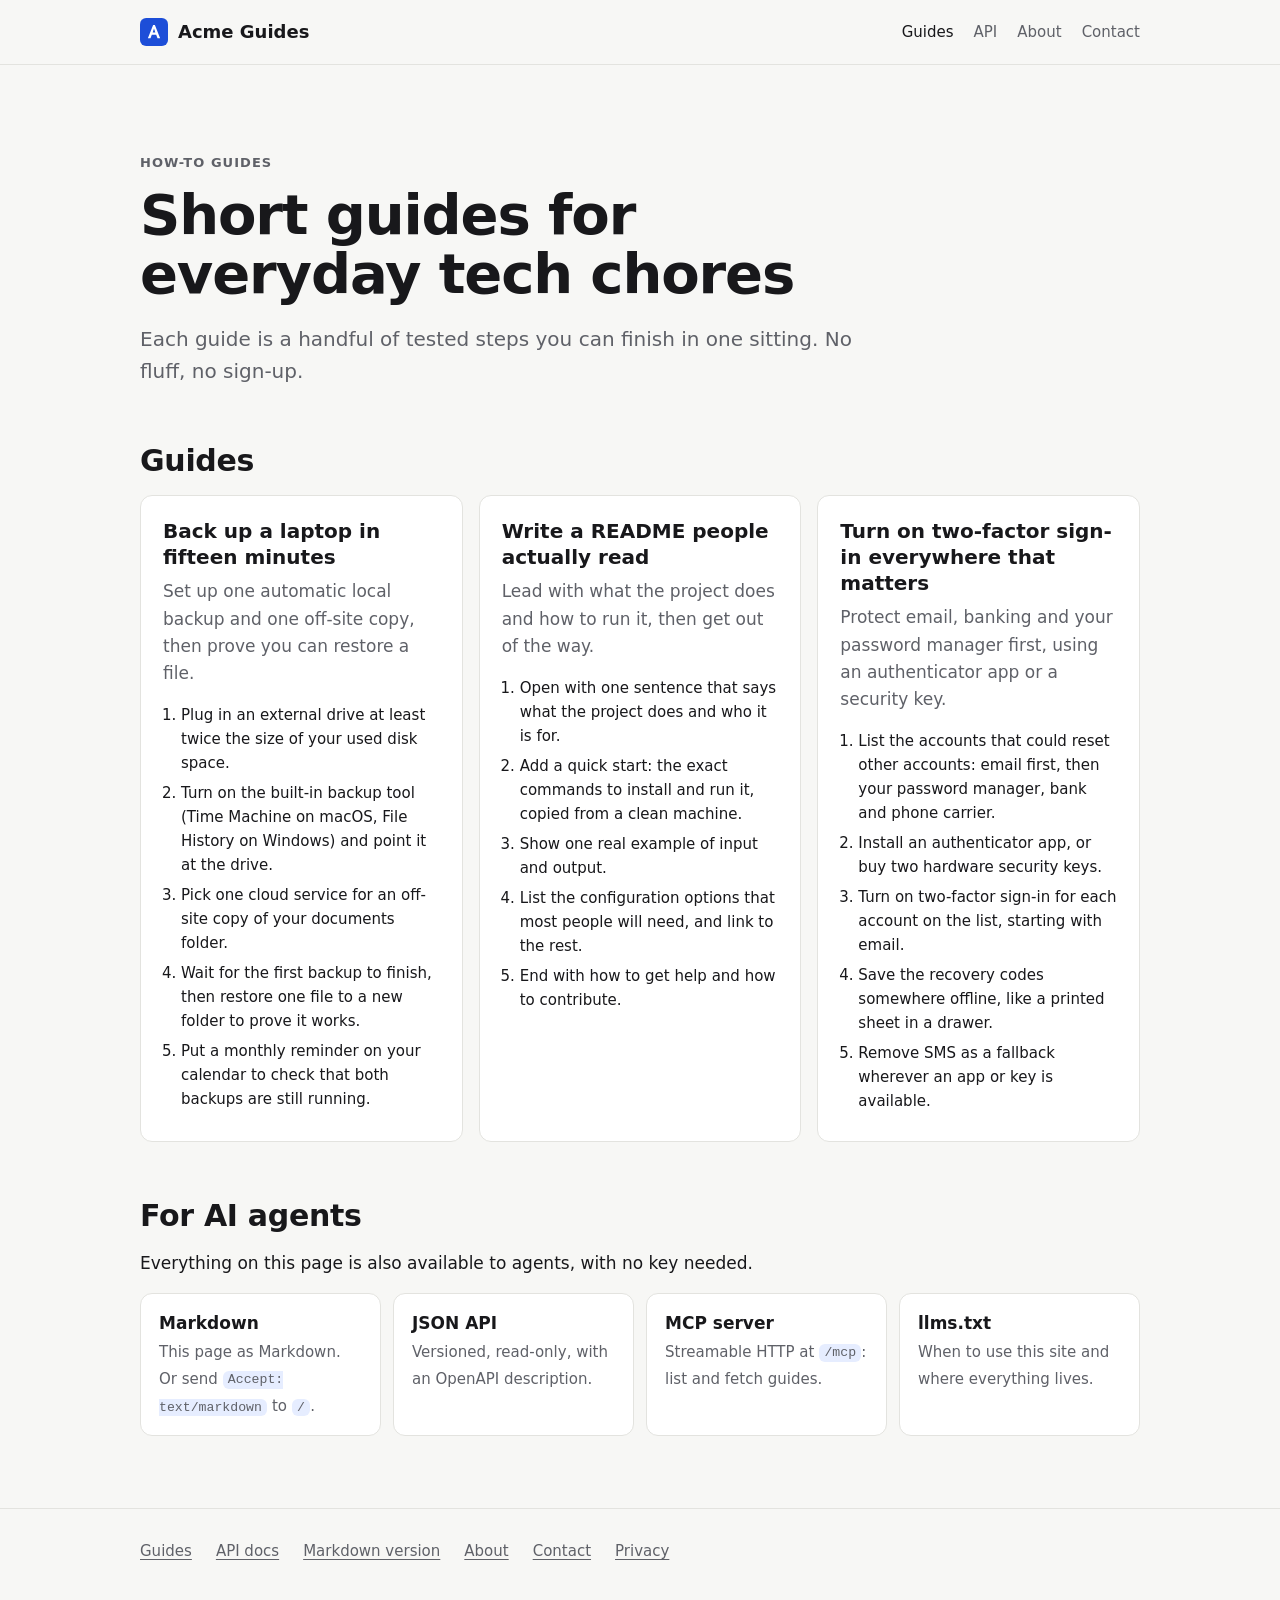
<file: index.html>
<!doctype html>
<html lang="en">
<head>
<meta charset="utf-8">
<meta name="viewport" content="width=device-width, initial-scale=1, viewport-fit=cover">
<title>Acme Guides | Practical how-to guides</title>
<meta name="description" content="Short, tested how-to guides for everyday tech chores: laptop backups, useful READMEs and two-factor sign-in.">
<link rel="canonical" href="https://acme-guides.example/">
<link rel="icon" href="/favicon.svg" type="image/svg+xml">
<meta property="og:type" content="website">
<meta property="og:site_name" content="Acme Guides">
<meta property="og:title" content="Acme Guides | Practical how-to guides">
<meta property="og:description" content="Short, tested how-to guides for everyday tech chores: laptop backups, useful READMEs and two-factor sign-in.">
<meta property="og:url" content="https://acme-guides.example/">
<meta property="og:image" content="https://acme-guides.example/og.png">
<meta property="og:image:width" content="1200">
<meta property="og:image:height" content="630">
<meta property="og:image:alt" content="Acme Guides">
<meta name="twitter:card" content="summary_large_image">
<meta name="twitter:image" content="https://acme-guides.example/og.png">
<meta name="theme-color" content="#f7f7f5" media="(prefers-color-scheme: light)">
<meta name="theme-color" content="#111113" media="(prefers-color-scheme: dark)">
<link rel="alternate" type="text/markdown" href="/index.md" title="Markdown version">
<link rel="ai-catalog" href="/.well-known/ai-catalog.json">
<link rel="sitemap" type="application/xml" href="/sitemap.xml">
<link rel="stylesheet" href="/styles.css">
<script type="application/ld+json">
{
 "@context": "https://schema.org",
 "@graph": [
  {
   "@type": "WebSite",
   "@id": "https://acme-guides.example/#website",
   "name": "Acme Guides",
   "url": "https://acme-guides.example/",
   "inLanguage": "en",
   "description": "A small library of practical how-to guides: short, tested steps for everyday tech chores.",
   "publisher": {
    "@id": "https://acme-guides.example/#org"
   }
  },
  {
   "@type": "Organization",
   "@id": "https://acme-guides.example/#org",
   "name": "Acme Guides",
   "url": "https://acme-guides.example/",
   "logo": "https://acme-guides.example/favicon.svg",
   "description": "Publishes short, tested how-to guides for everyday tech chores.",
   "email": "hello@acme-guides.example",
   "contactPoint": {
    "@type": "ContactPoint",
    "contactType": "customer support",
    "email": "hello@acme-guides.example",
    "url": "https://acme-guides.example/contact",
    "availableLanguage": "English"
   },
   "address": {
    "@type": "PostalAddress",
    "streetAddress": "123 Example Street",
    "addressLocality": "Springfield",
    "addressRegion": "OR",
    "postalCode": "97477",
    "addressCountry": "US"
   }
  },
  {
   "@type": "Article",
   "@id": "https://acme-guides.example/#guides",
   "headline": "Acme Guides: practical how-to guides",
   "description": "Short, tested steps for backups, READMEs and two-factor sign-in.",
   "url": "https://acme-guides.example/",
   "inLanguage": "en",
   "isPartOf": {
    "@id": "https://acme-guides.example/#website"
   },
   "publisher": {
    "@id": "https://acme-guides.example/#org"
   },
   "encoding": {
    "@type": "MediaObject",
    "encodingFormat": "text/markdown",
    "contentUrl": "https://acme-guides.example/index.md"
   }
  },
  {
   "@type": "ItemList",
   "@id": "https://acme-guides.example/#list",
   "name": "Guides",
   "itemListElement": [
    {
     "@type": "ListItem",
     "position": 1,
     "name": "Back up a laptop in fifteen minutes",
     "url": "https://acme-guides.example/#laptop-backup"
    },
    {
     "@type": "ListItem",
     "position": 2,
     "name": "Write a README people actually read",
     "url": "https://acme-guides.example/#useful-readme"
    },
    {
     "@type": "ListItem",
     "position": 3,
     "name": "Turn on two-factor sign-in everywhere that matters",
     "url": "https://acme-guides.example/#two-factor"
    }
   ]
  },
  {
   "@type": "WebAPI",
   "@id": "https://acme-guides.example/#api",
   "name": "Acme Guides API",
   "description": "Read-only JSON API. No authentication.",
   "documentation": "https://acme-guides.example/docs/api",
   "url": "https://acme-guides.example/api/v1",
   "isAccessibleForFree": true
  }
 ]
}
</script>
</head>
<body>
<header class="top"><div class="wrap">
<a class="brand" href="/"><img src="/favicon.svg" alt="" width="28" height="28">Acme Guides</a>
<nav aria-label="Site"><a href="/" aria-current="page">Guides</a><a href="/docs/api">API</a><a href="/about">About</a><a href="/contact">Contact</a></nav>
</div></header>
<main><div class="wrap">
<p class="eyebrow">How-to guides</p>
<h1>Short guides for everyday tech chores</h1>
<p class="lede">Each guide is a handful of tested steps you can finish in one sitting. No fluff, no sign-up.</p>

<h2>Guides</h2>
<ul class="guides">
<li class="guide" id="laptop-backup" data-slug="laptop-backup">
<h3>Back up a laptop in fifteen minutes</h3>
<p>Set up one automatic local backup and one off-site copy, then prove you can restore a file.</p>
<ol><li>Plug in an external drive at least twice the size of your used disk space.</li><li>Turn on the built-in backup tool (Time Machine on macOS, File History on Windows) and point it at the drive.</li><li>Pick one cloud service for an off-site copy of your documents folder.</li><li>Wait for the first backup to finish, then restore one file to a new folder to prove it works.</li><li>Put a monthly reminder on your calendar to check that both backups are still running.</li></ol>
</li>
<li class="guide" id="useful-readme" data-slug="useful-readme">
<h3>Write a README people actually read</h3>
<p>Lead with what the project does and how to run it, then get out of the way.</p>
<ol><li>Open with one sentence that says what the project does and who it is for.</li><li>Add a quick start: the exact commands to install and run it, copied from a clean machine.</li><li>Show one real example of input and output.</li><li>List the configuration options that most people will need, and link to the rest.</li><li>End with how to get help and how to contribute.</li></ol>
</li>
<li class="guide" id="two-factor" data-slug="two-factor">
<h3>Turn on two-factor sign-in everywhere that matters</h3>
<p>Protect email, banking and your password manager first, using an authenticator app or a security key.</p>
<ol><li>List the accounts that could reset other accounts: email first, then your password manager, bank and phone carrier.</li><li>Install an authenticator app, or buy two hardware security keys.</li><li>Turn on two-factor sign-in for each account on the list, starting with email.</li><li>Save the recovery codes somewhere offline, like a printed sheet in a drawer.</li><li>Remove SMS as a fallback wherever an app or key is available.</li></ol>
</li>
</ul>

<h2 id="agents">For AI agents</h2>
<p>Everything on this page is also available to agents, with no key needed.</p>
<ul class="agents">
<li><a href="/index.md"><strong>Markdown</strong><span>This page as Markdown. Or send <code>Accept: text/markdown</code> to <code>/</code>.</span></a></li>
<li><a href="/docs/api"><strong>JSON API</strong><span>Versioned, read-only, with an OpenAPI description.</span></a></li>
<li><a href="/.well-known/mcp/server-card.json"><strong>MCP server</strong><span>Streamable HTTP at <code>/mcp</code>: list and fetch guides.</span></a></li>
<li><a href="/llms.txt"><strong>llms.txt</strong><span>When to use this site and where everything lives.</span></a></li>
</ul>
</div></main>
<footer><div class="wrap">
<a href="/">Guides</a>
<a href="/docs/api">API docs</a>
<a href="/index.md">Markdown version</a>
<a href="/about">About</a>
<a href="/contact">Contact</a>
<a href="/privacy">Privacy</a>
</div></footer>
<script>
// WebMCP: expose this page's guides to in-browser AI agents.
(function () {
  var mc = document.modelContext || navigator.modelContext;
  if (!mc || typeof mc.registerTool !== "function") return;
  var reg = function (tool) {
    try { var p = mc.registerTool(tool); if (p && typeof p.catch === "function") p.catch(function () {}); } catch (e) {}
  };
  var reply = function (text) { return { content: [{ type: "text", text: text }] }; };
  var read = function (el) {
    var steps = [];
    el.querySelectorAll("ol li").forEach(function (li, i) { steps.push((i + 1) + ". " + li.textContent); });
    return "# " + el.querySelector("h3").textContent + "\n\n" + el.querySelector("p").textContent + "\n\n" + steps.join("\n");
  };
  reg({
    name: "list_guides",
    description: "List the how-to guides on this page with their slugs and summaries.",
    inputSchema: { type: "object", properties: {} },
    annotations: { readOnlyHint: true },
    execute: function () {
      var out = [];
      document.querySelectorAll(".guide").forEach(function (g) {
        out.push(g.dataset.slug + ": " + g.querySelector("h3").textContent + ". " + g.querySelector("p").textContent);
      });
      return reply(out.join("\n"));
    }
  });
  reg({
    name: "get_guide",
    description: "Get one guide from this page by slug, with its steps.",
    inputSchema: { type: "object", properties: { slug: { type: "string", description: "The guide's slug, from list_guides." } }, required: ["slug"] },
    annotations: { readOnlyHint: true },
    execute: function (args) {
      var el = document.querySelector('.guide[data-slug="' + String((args && args.slug) || "").replace(/["\\]/g, "") + '"]');
      return reply(el ? read(el) : "No guide with that slug. Call list_guides first.");
    }
  });
})();
</script>
</body>
</html>
</file>
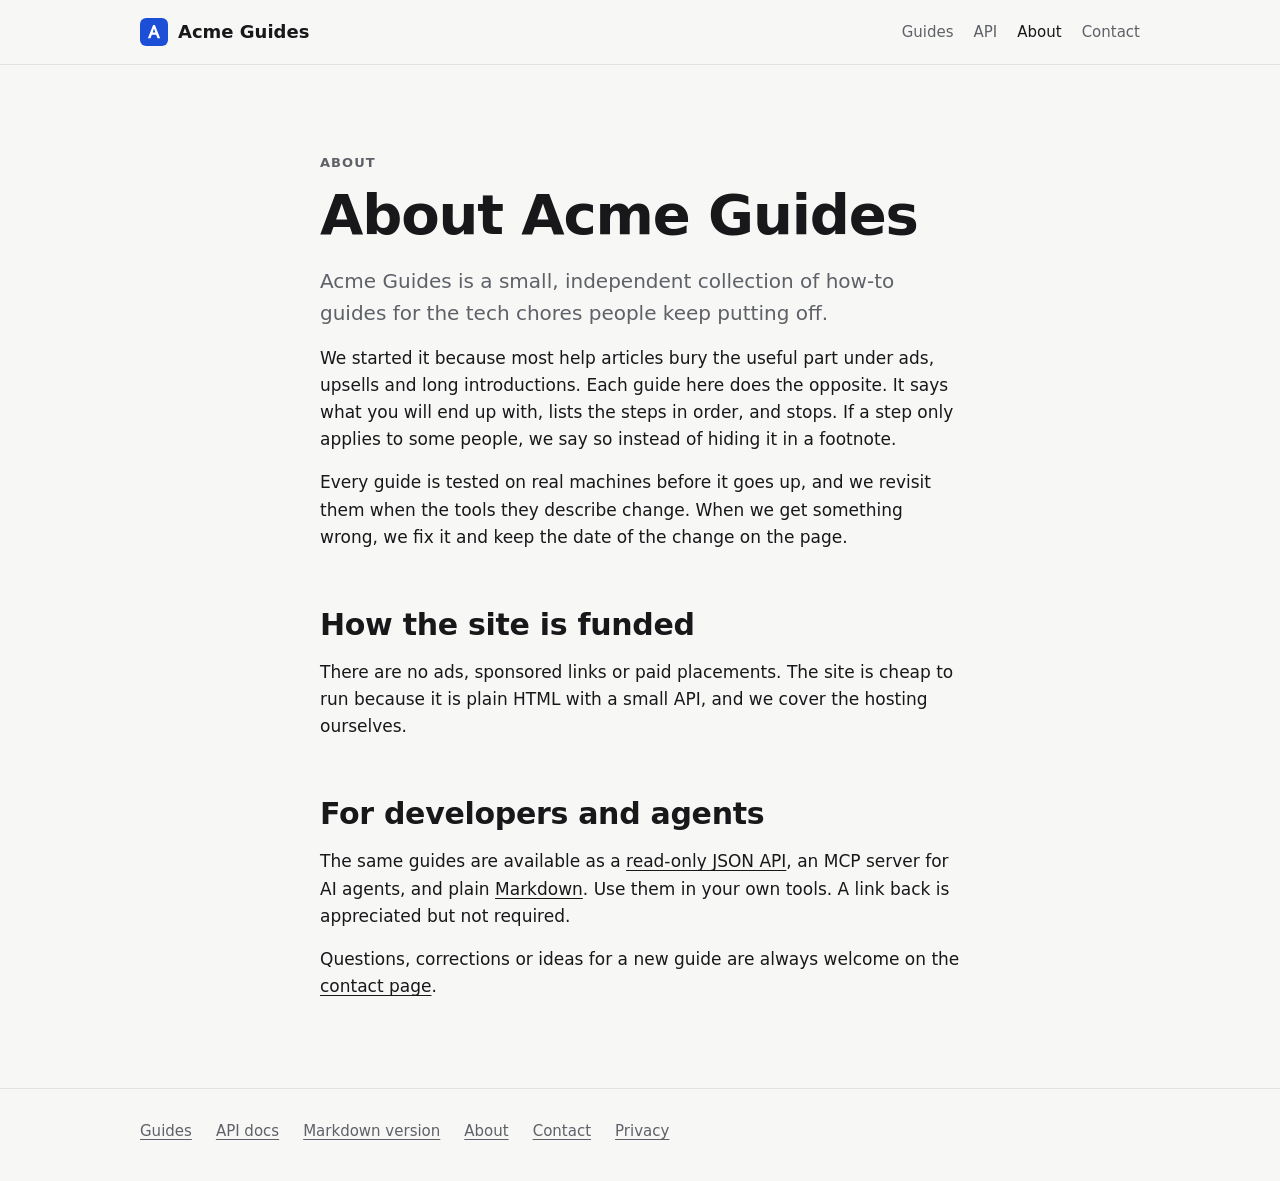
<file: about.html>
<!doctype html>
<html lang="en">
<head>
<meta charset="utf-8">
<meta name="viewport" content="width=device-width, initial-scale=1, viewport-fit=cover">
<title>About | Acme Guides</title>
<meta name="description" content="Who runs Acme Guides, how the guides are written, and how the site stays free.">
<link rel="canonical" href="https://acme-guides.example/about">
<link rel="icon" href="/favicon.svg" type="image/svg+xml">
<meta property="og:type" content="website">
<meta property="og:site_name" content="Acme Guides">
<meta property="og:title" content="About | Acme Guides">
<meta property="og:description" content="Who runs Acme Guides, how the guides are written, and how the site stays free.">
<meta property="og:url" content="https://acme-guides.example/about">
<meta property="og:image" content="https://acme-guides.example/og.png">
<meta property="og:image:width" content="1200">
<meta property="og:image:height" content="630">
<meta property="og:image:alt" content="Acme Guides">
<meta name="twitter:card" content="summary_large_image">
<meta name="twitter:image" content="https://acme-guides.example/og.png">
<meta name="theme-color" content="#f7f7f5" media="(prefers-color-scheme: light)">
<meta name="theme-color" content="#111113" media="(prefers-color-scheme: dark)">
<link rel="stylesheet" href="/styles.css">
<script type="application/ld+json">
{
 "@context": "https://schema.org",
 "@type": "AboutPage",
 "name": "About Acme Guides",
 "url": "https://acme-guides.example/about",
 "isPartOf": {
  "@id": "https://acme-guides.example/#website"
 },
 "publisher": {
  "@id": "https://acme-guides.example/#org"
 }
}
</script>
</head>
<body>
<header class="top"><div class="wrap">
<a class="brand" href="/"><img src="/favicon.svg" alt="" width="28" height="28">Acme Guides</a>
<nav aria-label="Site"><a href="/">Guides</a><a href="/docs/api">API</a><a href="/about" aria-current="page">About</a><a href="/contact">Contact</a></nav>
</div></header>
<main><div class="wrap narrow">
<p class="eyebrow">About</p>
<h1>About Acme Guides</h1>
<p class="lede">Acme Guides is a small, independent collection of how-to guides for the tech chores people keep putting off.</p>
<p>We started it because most help articles bury the useful part under ads, upsells and long introductions. Each guide here does the opposite. It says what you will end up with, lists the steps in order, and stops. If a step only applies to some people, we say so instead of hiding it in a footnote.</p>
<p>Every guide is tested on real machines before it goes up, and we revisit them when the tools they describe change. When we get something wrong, we fix it and keep the date of the change on the page.</p>
<h2>How the site is funded</h2>
<p>There are no ads, sponsored links or paid placements. The site is cheap to run because it is plain HTML with a small API, and we cover the hosting ourselves.</p>
<h2>For developers and agents</h2>
<p>The same guides are available as a <a href="/docs/api">read-only JSON API</a>, an MCP server for AI agents, and plain <a href="/index.md">Markdown</a>. Use them in your own tools. A link back is appreciated but not required.</p>
<p>Questions, corrections or ideas for a new guide are always welcome on the <a href="/contact">contact page</a>.</p>
</div></main>
<footer><div class="wrap">
<a href="/">Guides</a>
<a href="/docs/api">API docs</a>
<a href="/index.md">Markdown version</a>
<a href="/about">About</a>
<a href="/contact">Contact</a>
<a href="/privacy">Privacy</a>
</div></footer>
</body>
</html>
</file>
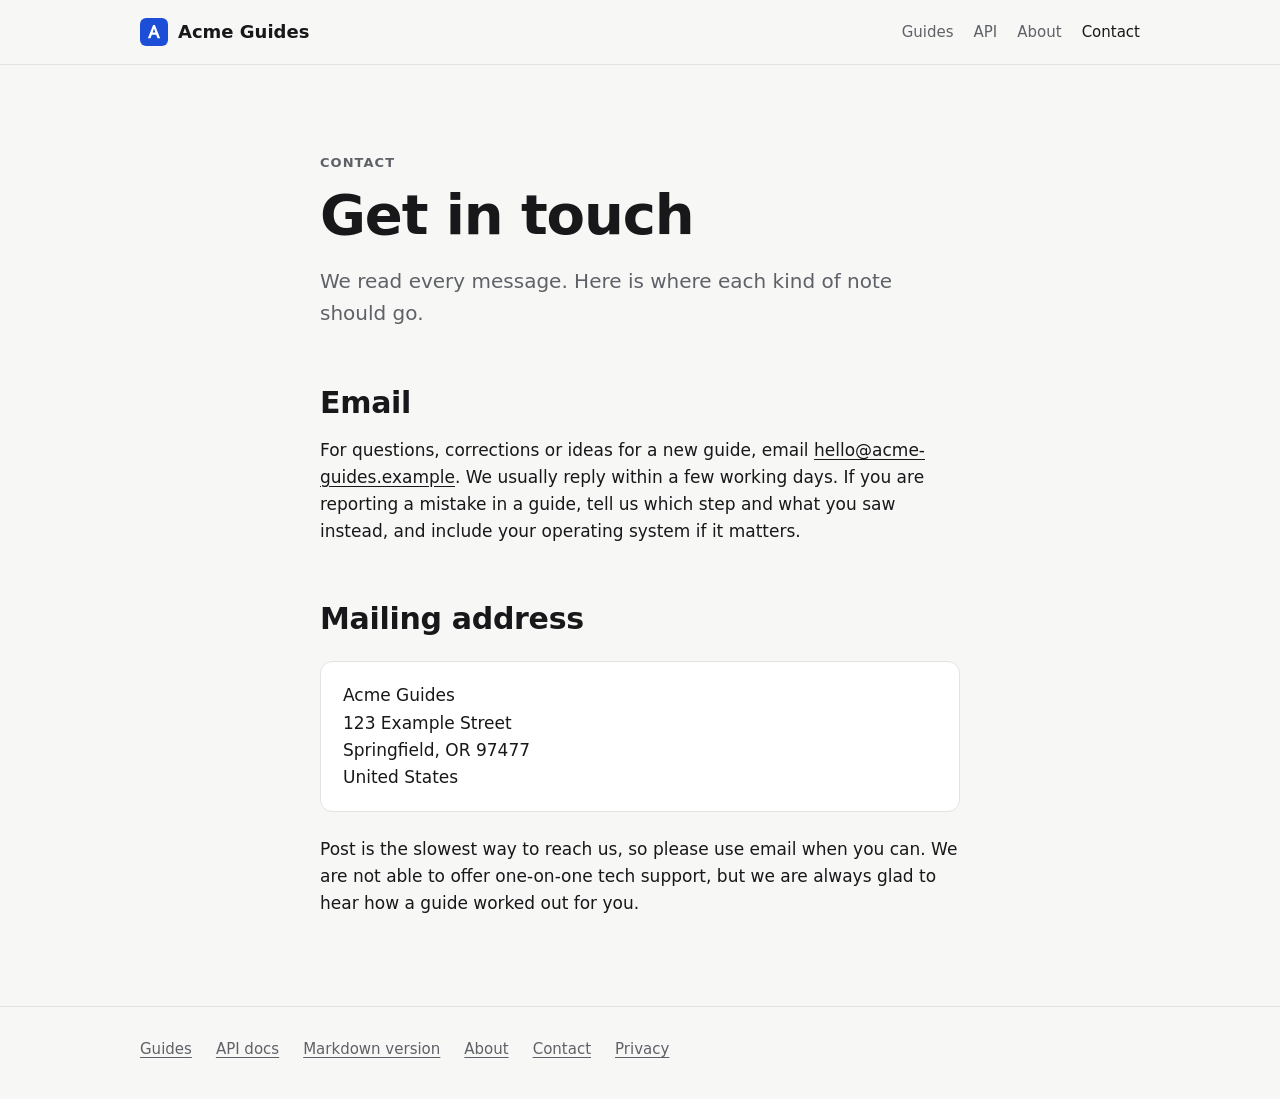
<file: contact.html>
<!doctype html>
<html lang="en">
<head>
<meta charset="utf-8">
<meta name="viewport" content="width=device-width, initial-scale=1, viewport-fit=cover">
<title>Contact | Acme Guides</title>
<meta name="description" content="How to reach Acme Guides with a question, a correction or an idea for a new guide.">
<link rel="canonical" href="https://acme-guides.example/contact">
<link rel="icon" href="/favicon.svg" type="image/svg+xml">
<meta property="og:type" content="website">
<meta property="og:site_name" content="Acme Guides">
<meta property="og:title" content="Contact | Acme Guides">
<meta property="og:description" content="How to reach Acme Guides with a question, a correction or an idea for a new guide.">
<meta property="og:url" content="https://acme-guides.example/contact">
<meta property="og:image" content="https://acme-guides.example/og.png">
<meta property="og:image:width" content="1200">
<meta property="og:image:height" content="630">
<meta property="og:image:alt" content="Acme Guides">
<meta name="twitter:card" content="summary_large_image">
<meta name="twitter:image" content="https://acme-guides.example/og.png">
<meta name="theme-color" content="#f7f7f5" media="(prefers-color-scheme: light)">
<meta name="theme-color" content="#111113" media="(prefers-color-scheme: dark)">
<link rel="stylesheet" href="/styles.css">
<script type="application/ld+json">
{
 "@context": "https://schema.org",
 "@type": "ContactPage",
 "name": "Contact Acme Guides",
 "url": "https://acme-guides.example/contact",
 "isPartOf": {
  "@id": "https://acme-guides.example/#website"
 },
 "publisher": {
  "@id": "https://acme-guides.example/#org"
 }
}
</script>
</head>
<body>
<header class="top"><div class="wrap">
<a class="brand" href="/"><img src="/favicon.svg" alt="" width="28" height="28">Acme Guides</a>
<nav aria-label="Site"><a href="/">Guides</a><a href="/docs/api">API</a><a href="/about">About</a><a href="/contact" aria-current="page">Contact</a></nav>
</div></header>
<main><div class="wrap narrow">
<p class="eyebrow">Contact</p>
<h1>Get in touch</h1>
<p class="lede">We read every message. Here is where each kind of note should go.</p>
<h2>Email</h2>
<p>For questions, corrections or ideas for a new guide, email <a href="mailto:hello@acme-guides.example">hello@acme-guides.example</a>. We usually reply within a few working days. If you are reporting a mistake in a guide, tell us which step and what you saw instead, and include your operating system if it matters.</p>
<h2>Mailing address</h2>
<div class="card">
<address>
Acme Guides<br>
123 Example Street<br>
Springfield, OR 97477<br>
United States
</address>
</div>
<p>Post is the slowest way to reach us, so please use email when you can. We are not able to offer one-on-one tech support, but we are always glad to hear how a guide worked out for you.</p>
</div></main>
<footer><div class="wrap">
<a href="/">Guides</a>
<a href="/docs/api">API docs</a>
<a href="/index.md">Markdown version</a>
<a href="/about">About</a>
<a href="/contact">Contact</a>
<a href="/privacy">Privacy</a>
</div></footer>
</body>
</html>
</file>
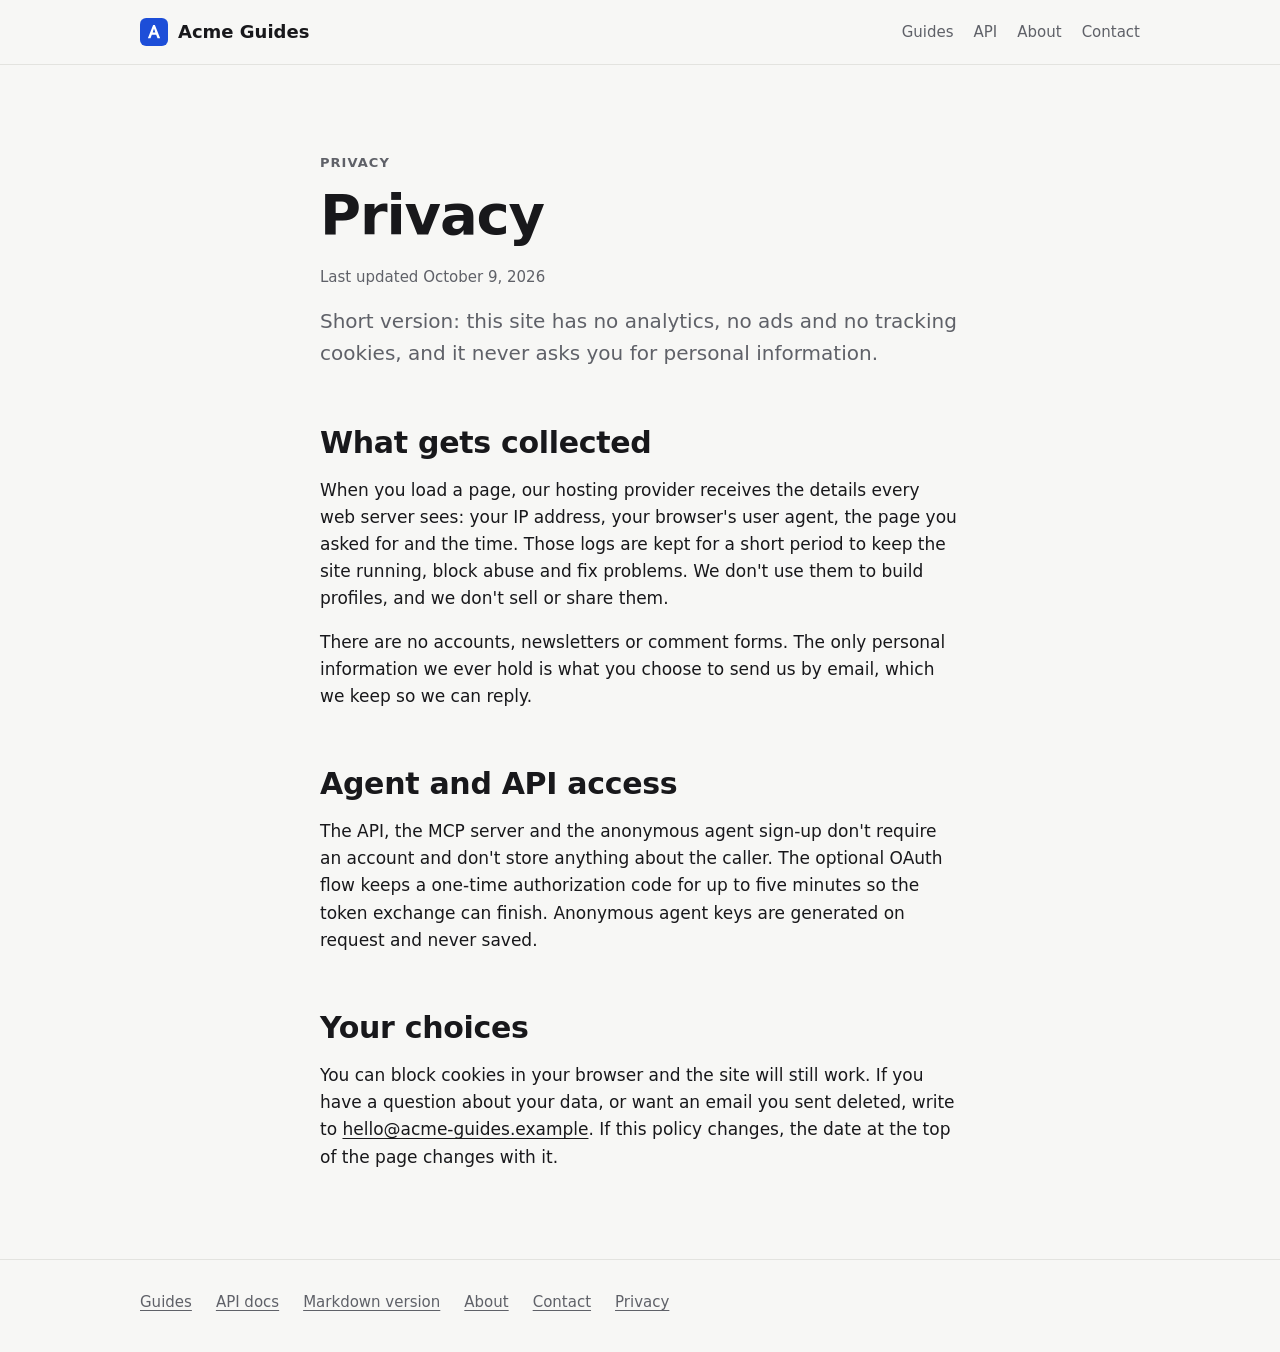
<file: privacy.html>
<!doctype html>
<html lang="en">
<head>
<meta charset="utf-8">
<meta name="viewport" content="width=device-width, initial-scale=1, viewport-fit=cover">
<title>Privacy | Acme Guides</title>
<meta name="description" content="What Acme Guides collects when you visit (very little), who hosts it, and how to ask about your data.">
<link rel="canonical" href="https://acme-guides.example/privacy">
<link rel="icon" href="/favicon.svg" type="image/svg+xml">
<meta property="og:type" content="website">
<meta property="og:site_name" content="Acme Guides">
<meta property="og:title" content="Privacy | Acme Guides">
<meta property="og:description" content="What Acme Guides collects when you visit (very little), who hosts it, and how to ask about your data.">
<meta property="og:url" content="https://acme-guides.example/privacy">
<meta property="og:image" content="https://acme-guides.example/og.png">
<meta property="og:image:width" content="1200">
<meta property="og:image:height" content="630">
<meta property="og:image:alt" content="Acme Guides">
<meta name="twitter:card" content="summary_large_image">
<meta name="twitter:image" content="https://acme-guides.example/og.png">
<meta name="theme-color" content="#f7f7f5" media="(prefers-color-scheme: light)">
<meta name="theme-color" content="#111113" media="(prefers-color-scheme: dark)">
<link rel="stylesheet" href="/styles.css">
<script type="application/ld+json">
{
 "@context": "https://schema.org",
 "@type": "WebPage",
 "name": "Privacy policy",
 "url": "https://acme-guides.example/privacy",
 "isPartOf": {
  "@id": "https://acme-guides.example/#website"
 },
 "publisher": {
  "@id": "https://acme-guides.example/#org"
 },
 "dateModified": "2026-10-09"
}
</script>
</head>
<body>
<header class="top"><div class="wrap">
<a class="brand" href="/"><img src="/favicon.svg" alt="" width="28" height="28">Acme Guides</a>
<nav aria-label="Site"><a href="/">Guides</a><a href="/docs/api">API</a><a href="/about">About</a><a href="/contact">Contact</a></nav>
</div></header>
<main><div class="wrap narrow">
<p class="eyebrow">Privacy</p>
<h1>Privacy</h1>
<p class="updated">Last updated October 9, 2026</p>
<p class="lede">Short version: this site has no analytics, no ads and no tracking cookies, and it never asks you for personal information.</p>
<h2>What gets collected</h2>
<p>When you load a page, our hosting provider receives the details every web server sees: your IP address, your browser's user agent, the page you asked for and the time. Those logs are kept for a short period to keep the site running, block abuse and fix problems. We don't use them to build profiles, and we don't sell or share them.</p>
<p>There are no accounts, newsletters or comment forms. The only personal information we ever hold is what you choose to send us by email, which we keep so we can reply.</p>
<h2>Agent and API access</h2>
<p>The API, the MCP server and the anonymous agent sign-up don't require an account and don't store anything about the caller. The optional OAuth flow keeps a one-time authorization code for up to five minutes so the token exchange can finish. Anonymous agent keys are generated on request and never saved.</p>
<h2>Your choices</h2>
<p>You can block cookies in your browser and the site will still work. If you have a question about your data, or want an email you sent deleted, write to <a href="mailto:hello@acme-guides.example">hello@acme-guides.example</a>. If this policy changes, the date at the top of the page changes with it.</p>
</div></main>
<footer><div class="wrap">
<a href="/">Guides</a>
<a href="/docs/api">API docs</a>
<a href="/index.md">Markdown version</a>
<a href="/about">About</a>
<a href="/contact">Contact</a>
<a href="/privacy">Privacy</a>
</div></footer>
</body>
</html>
</file>
<file: styles.css>
/* One stylesheet for every page. Change the tokens to rebrand. */
:root {
  --bg: #f7f7f5; --surface: #ffffff; --ink: #18181b; --muted: #5f6168; --line: #e3e3df;
  --accent: #1d4ed8; --accent-ink: #ffffff; --accent-soft: #e6edff;
  --font: system-ui, -apple-system, "Segoe UI", Roboto, "Helvetica Neue", Arial, sans-serif;
  --mono: ui-monospace, "SF Mono", Menlo, Consolas, monospace;
  --r: 12px;
  color-scheme: light dark;
}
@media (prefers-color-scheme: dark) {
  :root:not([data-theme="light"]) {
    --bg: #111113; --surface: #1a1a1d; --ink: #ececee; --muted: #a0a1a8; --line: #2b2b30;
    --accent: #7aa2ff; --accent-ink: #0b1020; --accent-soft: #1b2440;
  }
}
:root[data-theme="dark"] {
  --bg: #111113; --surface: #1a1a1d; --ink: #ececee; --muted: #a0a1a8; --line: #2b2b30;
  --accent: #7aa2ff; --accent-ink: #0b1020; --accent-soft: #1b2440;
}
* { box-sizing: border-box; }
html { -webkit-text-size-adjust: 100%; }
body { margin: 0; background: var(--bg); color: var(--ink); font: 400 17px/1.6 var(--font); -webkit-font-smoothing: antialiased; }
a { color: inherit; text-underline-offset: 3px; }
a:focus-visible, button:focus-visible { outline: 2px solid var(--accent); outline-offset: 3px; border-radius: 4px; }
code { font-family: var(--mono); font-size: 0.88em; background: var(--accent-soft); padding: 0.1em 0.4em; border-radius: 6px; overflow-wrap: anywhere; }
.wrap { max-width: 1080px; margin: 0 auto; padding: 0 clamp(16px, 4vw, 40px); }
.narrow { max-width: 720px; }
.top { border-bottom: 1px solid var(--line); }
.top .wrap { display: flex; align-items: center; justify-content: space-between; gap: 16px; min-height: 64px; flex-wrap: wrap; }
.brand { font-weight: 700; font-size: 18px; text-decoration: none; display: inline-flex; align-items: center; gap: 10px; }
.brand img { width: 28px; height: 28px; }
.top nav { display: flex; gap: 20px; font-size: 15px; color: var(--muted); flex-wrap: wrap; }
.top nav a { text-decoration: none; }
.top nav a:hover, .top nav a[aria-current] { color: var(--ink); }
main { padding: clamp(40px, 7vw, 88px) 0 72px; }
.eyebrow { font-size: 13px; font-weight: 600; letter-spacing: 0.08em; text-transform: uppercase; color: var(--muted); margin: 0 0 12px; }
h1 { margin: 0 0 20px; font-size: clamp(36px, 6vw, 56px); line-height: 1.05; letter-spacing: -0.02em; text-wrap: balance; }
h2 { margin: 56px 0 16px; font-size: clamp(24px, 3vw, 30px); line-height: 1.2; letter-spacing: -0.01em; }
h3 { margin: 0 0 8px; font-size: 20px; line-height: 1.3; }
p, ul, ol, address { margin: 0 0 16px; }
address { font-style: normal; }
.lede { font-size: 20px; color: var(--muted); max-width: 60ch; }
.guides { display: grid; gap: 16px; grid-template-columns: repeat(auto-fit, minmax(280px, 1fr)); margin: 0; padding: 0; list-style: none; }
.guide { background: var(--surface); border: 1px solid var(--line); border-radius: var(--r); padding: 22px; }
.guide p { color: var(--muted); }
.guide ol { padding-left: 1.2em; margin: 0; font-size: 15px; }
.guide li { margin-bottom: 6px; }
.agents { display: grid; gap: 12px; grid-template-columns: repeat(auto-fit, minmax(220px, 1fr)); margin: 0; padding: 0; list-style: none; }
.agents a { display: block; height: 100%; background: var(--surface); border: 1px solid var(--line); border-radius: var(--r); padding: 16px 18px; text-decoration: none; }
.agents a:hover { border-color: var(--accent); }
.agents strong { display: block; }
.agents span { color: var(--muted); font-size: 15px; }
.card { background: var(--surface); border: 1px solid var(--line); border-radius: var(--r); padding: 20px 22px; margin: 24px 0; }
.card > :last-child { margin-bottom: 0; }
.updated { color: var(--muted); font-size: 15px; }
footer { border-top: 1px solid var(--line); color: var(--muted); font-size: 15px; }
footer .wrap { display: flex; flex-wrap: wrap; gap: 4px 24px; padding-top: 20px; padding-bottom: 28px; }
footer a { min-height: 44px; display: inline-flex; align-items: center; }
.error-page h1 { font-size: clamp(32px, 5vw, 44px); }
</file>
